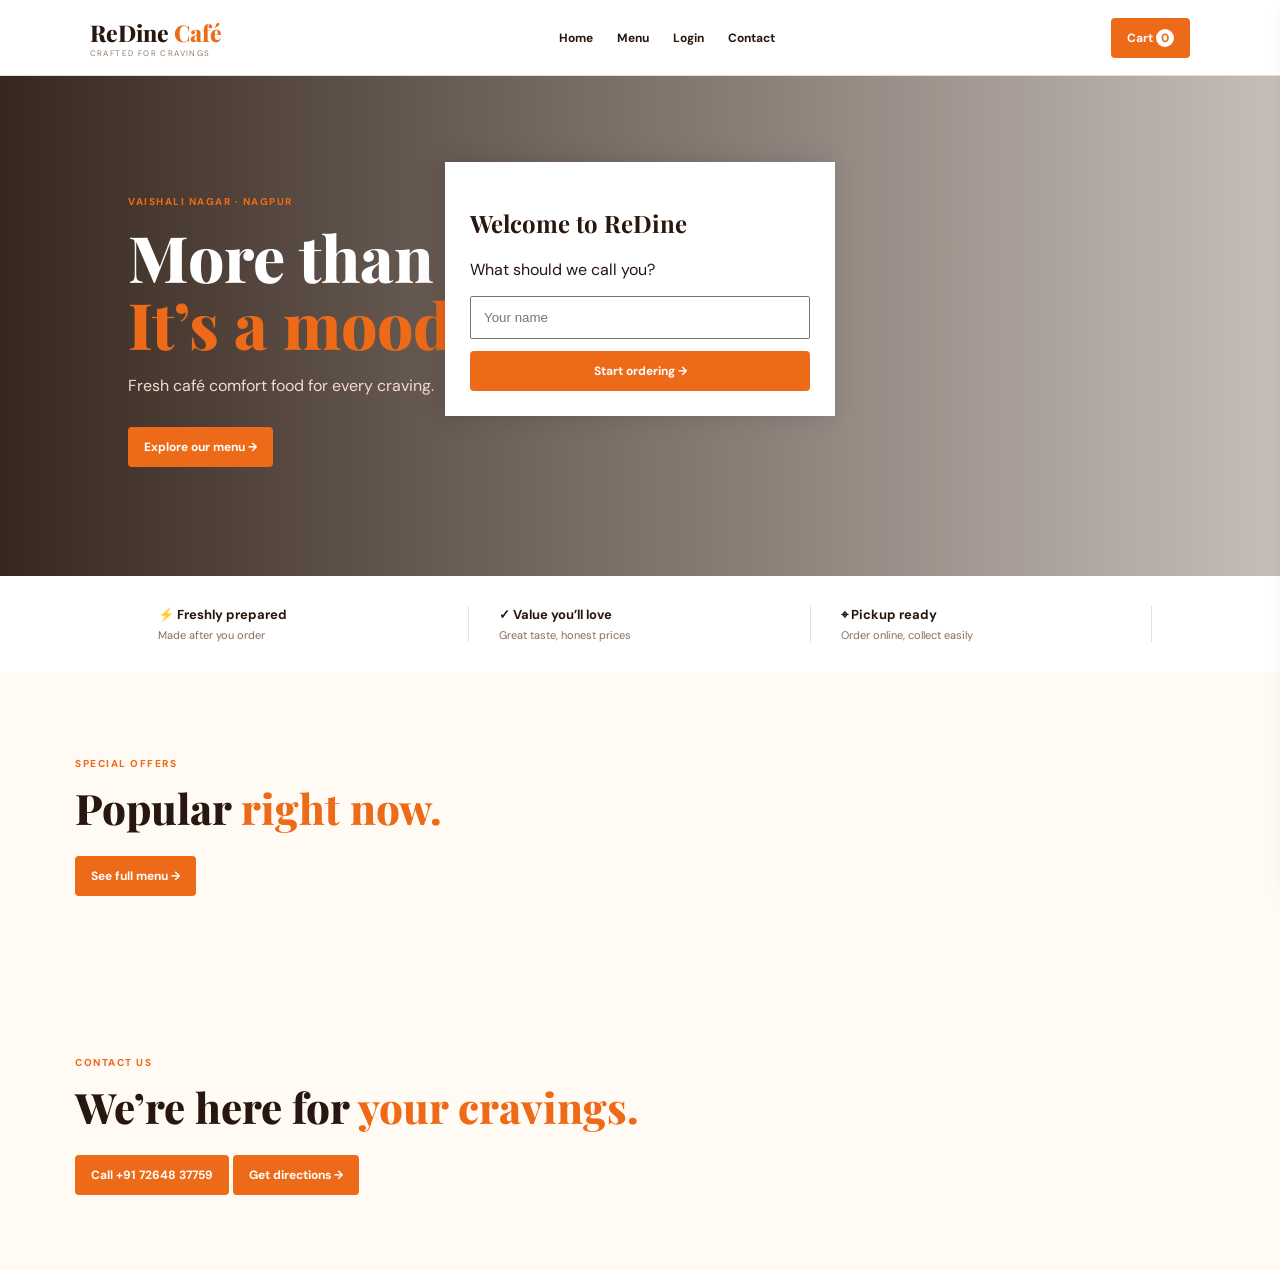
<file: index.html>
<!doctype html><html><head><meta charset="utf-8"><meta name="viewport" content="width=device-width,initial-scale=1"><title>ReDine Café</title><link href="https://fonts.googleapis.com/css2?family=DM+Sans:wght@400;600;700&family=Playfair+Display:wght@700;800&display=swap" rel="stylesheet"><link rel="stylesheet" href="style.css"></head><body><header><a class="logo" href="/">ReDine <i>Café</i><small>CRAFTED FOR CRAVINGS</small></a><nav><a href="/">Home</a><a href="/menu.html">Menu</a><a href="/login.html">Login</a><a href="#contact">Contact</a></nav><button data-open-cart class="cartbtn">Cart <b data-cart-count>0</b></button></header><main class="landing"><section class="hero"><div><p>VAISHALI NAGAR · NAGPUR</p><h1>More than a meal.<br><i>It’s a mood.</i></h1><span data-greeting>Fresh café comfort food for every craving.</span><a href="/menu.html" class="orange">Explore our menu →</a></div></section><section class="why"><div><b>⚡ Freshly prepared</b><small>Made after you order</small></div><div><b>✓ Value you’ll love</b><small>Great taste, honest prices</small></div><div><b>⌖ Pickup ready</b><small>Order online, collect easily</small></div></section><section class="featured"><p>SPECIAL OFFERS</p><h2>Popular <i>right now.</i></h2><a class="orange" href="/menu.html">See full menu →</a></section><section id="contact" class="featured"><p>CONTACT US</p><h2>We’re here for <i>your cravings.</i></h2><a class="orange" href="tel:7264837759">Call +91 72648 37759</a> <a class="orange" target="_blank" href="https://maps.app.goo.gl/1SJSNZyhUKUmMULc9">Get directions →</a></section></main><aside class="drawer"><button data-close-cart>×</button><h2>Your cart</h2><div data-cart-items></div><b>Total: <span data-cart-total>₹0</span></b><a href="/checkout.html" class="orange">Proceed to checkout →</a></aside><div id="welcome" class="drawer show" style="left:50%;right:auto;top:18%;height:max-content;transform:translateX(-50%);width:min(390px,90vw);z-index:9"><h2>Welcome to ReDine</h2><p>What should we call you?</p><form id="welcomeForm"><input name="name" required placeholder="Your name" style="width:100%;padding:12px"><button class="orange" style="width:100%;margin-top:12px">Start ordering →</button></form></div><script src="app.js"></script><script src="home.js"></script><script>if(localStorage.getItem('redineCustomer'))document.querySelector('#welcome').remove()</script></body></html>
</file>
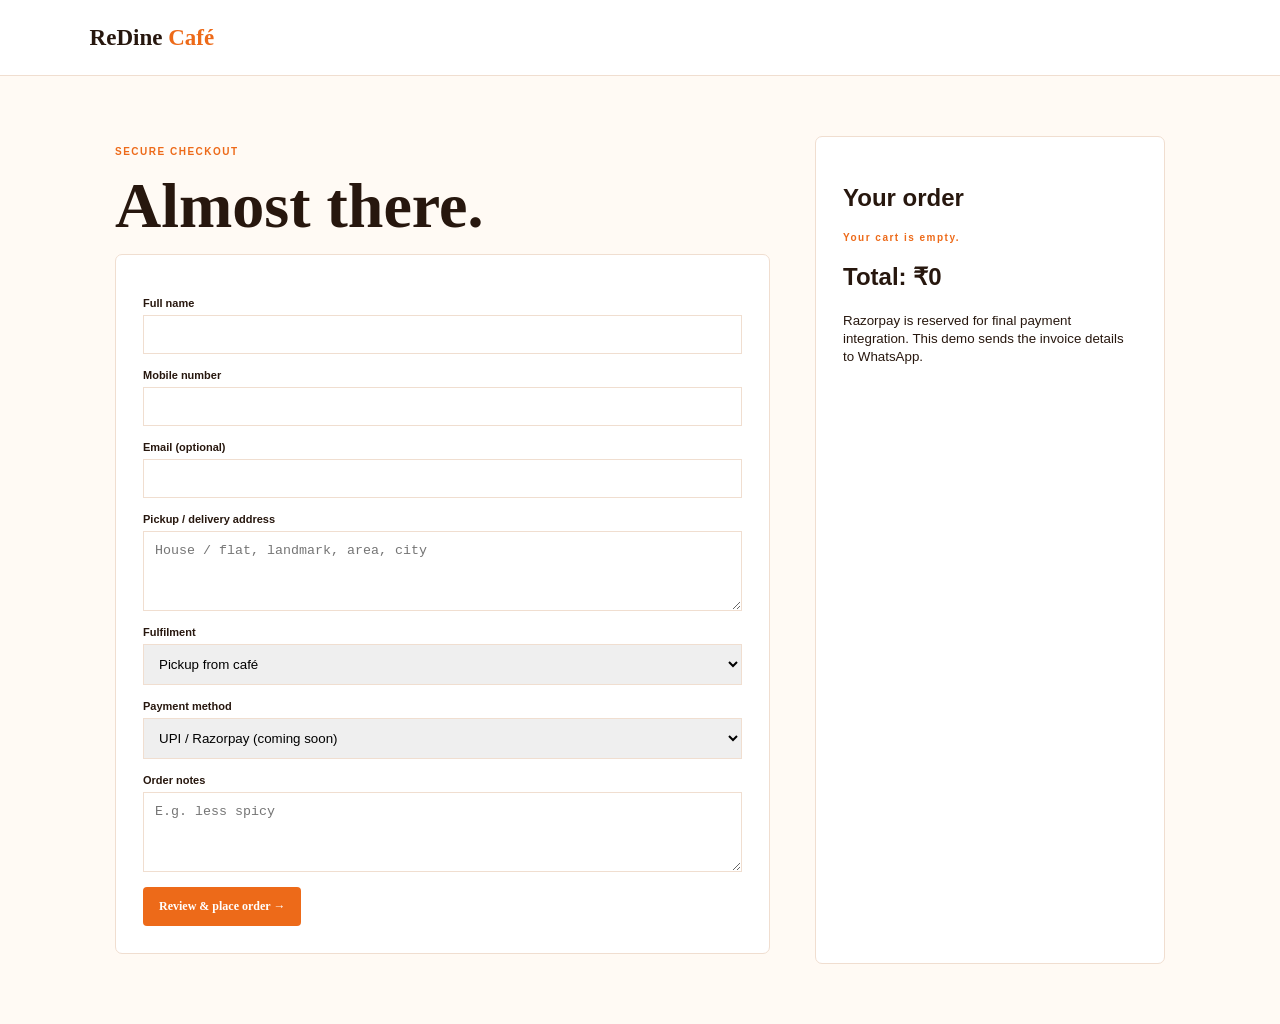
<file: checkout.html>
<!doctype html><html><head><meta charset="utf-8"><meta name="viewport" content="width=device-width,initial-scale=1"><title>Checkout | ReDine Café</title><link rel="stylesheet" href="style.css"></head><body><header><a class="logo" href="/">ReDine <i>Café</i></a></header><main class="checkout"><section><p>SECURE CHECKOUT</p><h1>Almost there.</h1><form id="checkoutForm"><label>Full name<input name="name" required></label><label>Mobile number<input name="phone" required type="tel"></label><label>Email (optional)<input name="email" type="email"></label><label>Pickup / delivery address<textarea name="address" required placeholder="House / flat, landmark, area, city"></textarea></label><label>Fulfilment<select name="fulfilment"><option>Pickup from café</option><option>Delivery (confirm by WhatsApp)</option></select></label><label>Payment method<select name="payment"><option>UPI / Razorpay (coming soon)</option><option>Cash at pickup</option></select></label><label>Order notes<textarea name="notes" placeholder="E.g. less spicy"></textarea></label><button class="orange" type="submit">Review & place order →</button></form><p id="orderMessage"></p></section><aside><h2>Your order</h2><div data-cart-items></div><h2>Total: <span data-cart-total>₹0</span></h2><small>Razorpay is reserved for final payment integration. This demo sends the invoice details to WhatsApp.</small></aside></main><script src="app.js"></script><script>document.querySelector('#checkoutForm').onsubmit=e=>{e.preventDefault();let f=new FormData(e.target),text='Customer: '+f.get('name')+'\nPhone: '+f.get('phone')+'\nAddress: '+f.get('address')+'\nPayment: '+f.get('payment');window.open('https://wa.me/917264837759?text='+encodeURIComponent(text),'_blank')}</script></body></html>
</file>
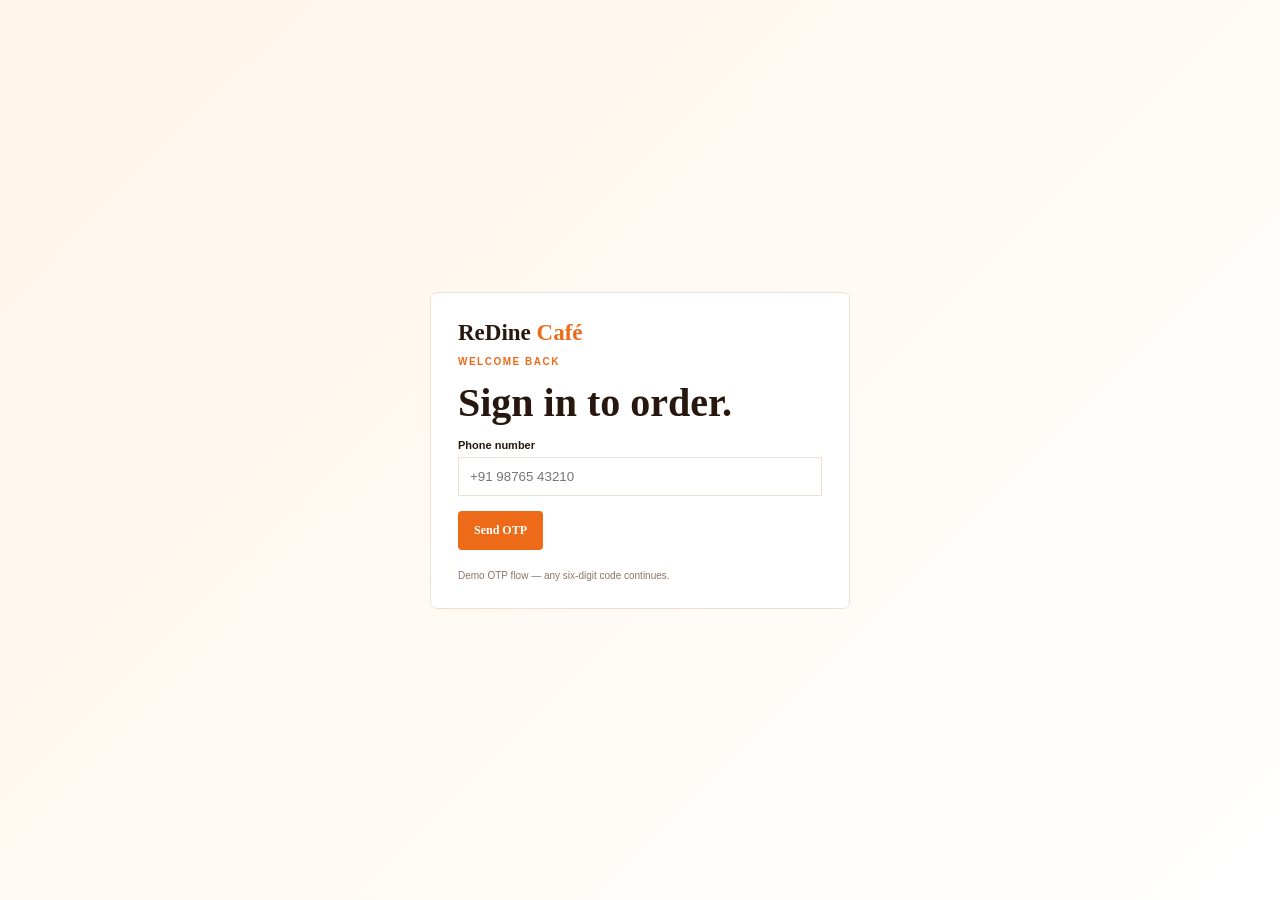
<file: login.html>
<!doctype html><html><head><meta charset="utf-8"><meta name="viewport" content="width=device-width,initial-scale=1"><title>Login</title><link rel="stylesheet" href="style.css"></head><body class="login"><main><a class="logo" href="/">ReDine <i>Café</i></a><p>WELCOME BACK</p><h1>Sign in to order.</h1><label>Phone number<input placeholder="+91 98765 43210"></label><button class="orange" onclick="otpbox.hidden=false">Send OTP</button><div id="otpbox" hidden><label>Enter 6-digit OTP<input placeholder="000000"></label><a href="/menu.html" class="orange">Verify & continue →</a></div><small>Demo OTP flow — any six-digit code continues.</small></main></body></html>
</file>
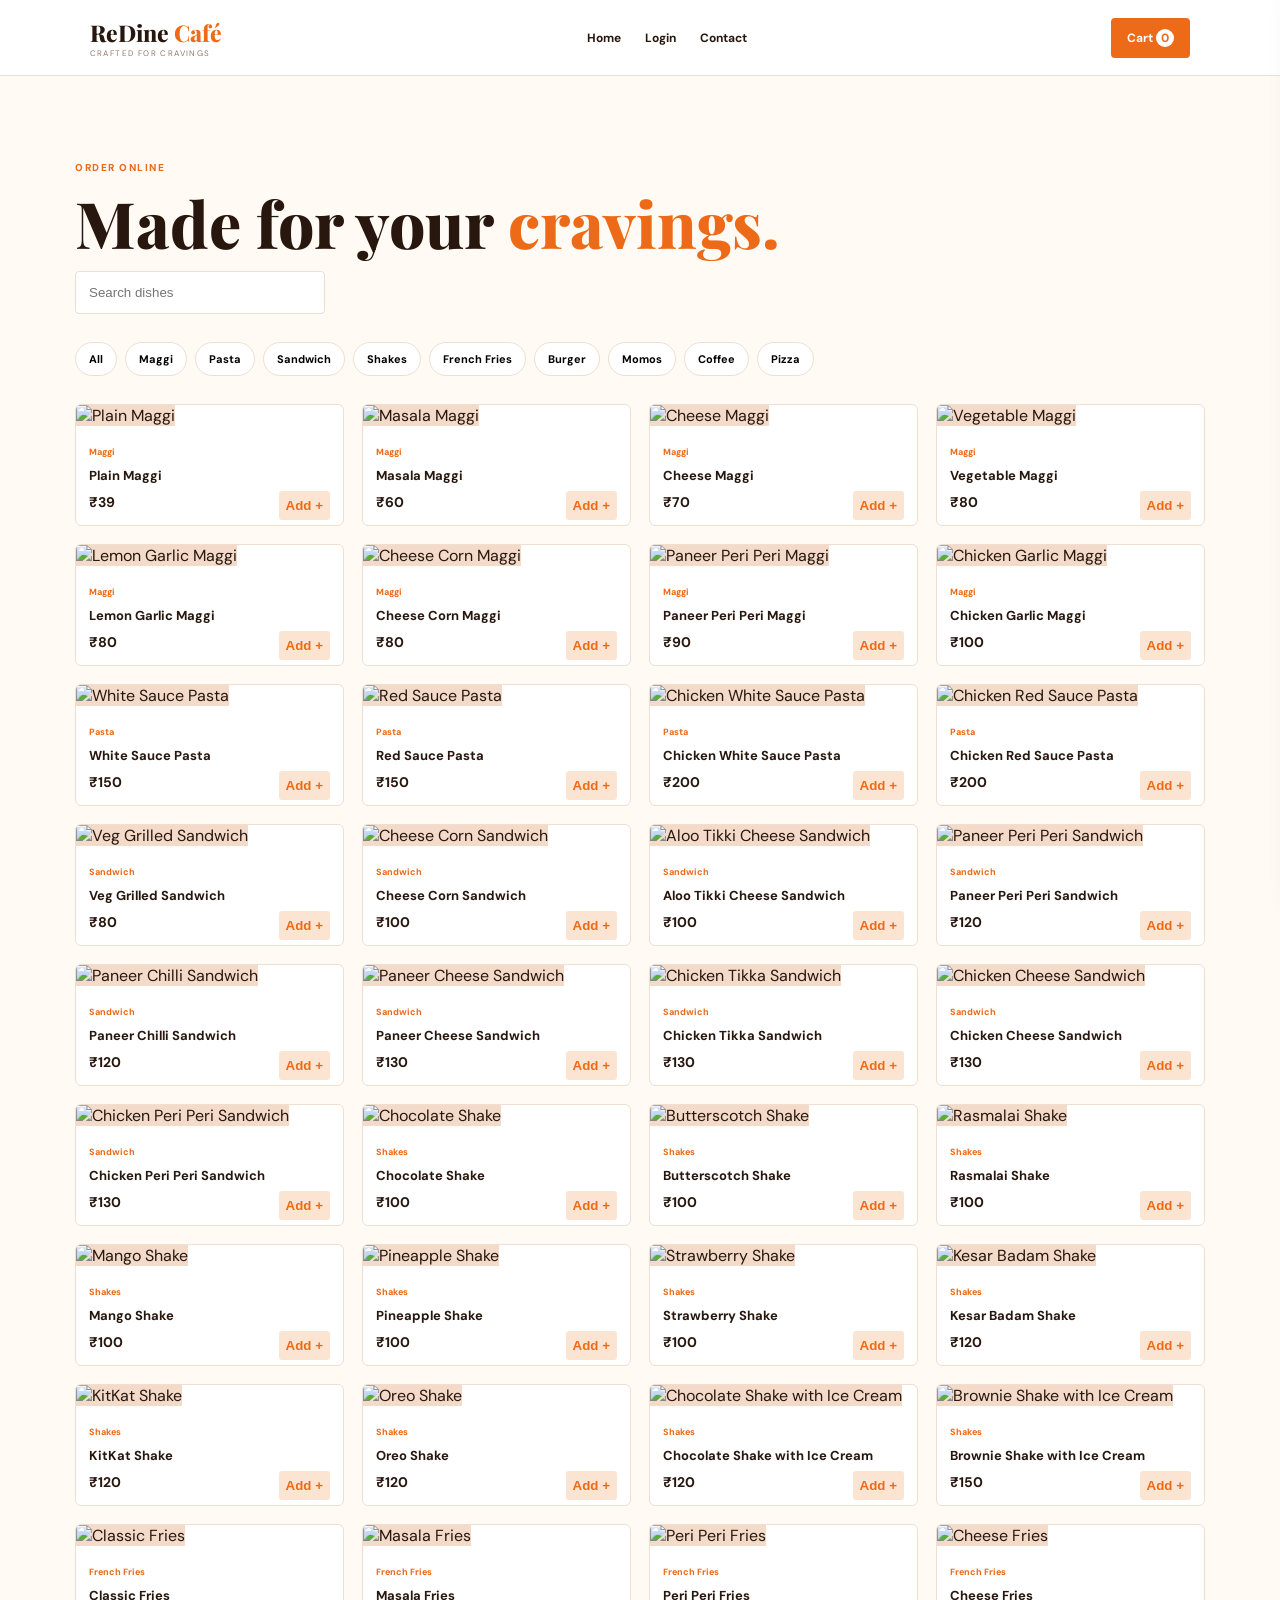
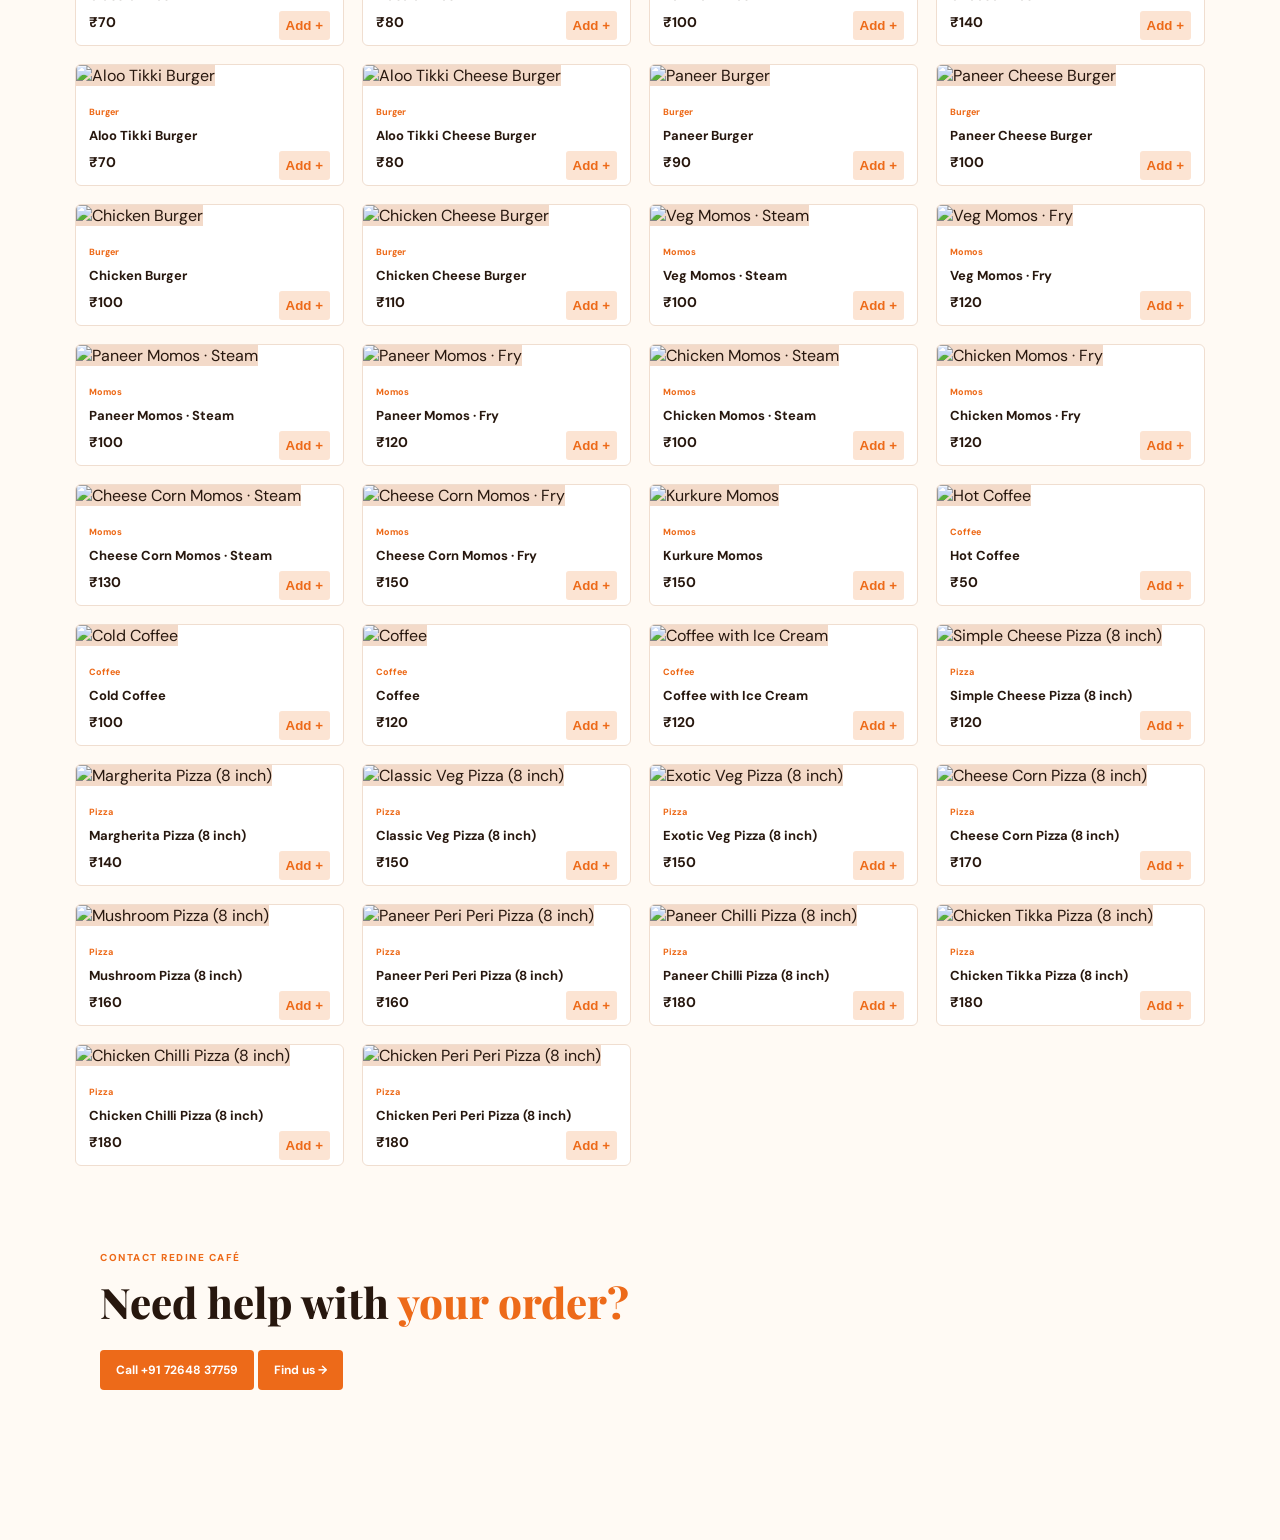
<file: menu.html>
<!doctype html><html><head><meta charset="utf-8"><meta name="viewport" content="width=device-width,initial-scale=1"><title>Menu | ReDine</title><link href="https://fonts.googleapis.com/css2?family=DM+Sans:wght@400;600;700&family=Playfair+Display:wght@700;800&display=swap" rel="stylesheet"><link rel="stylesheet" href="style.css"></head><body><header><a class="logo" href="/">ReDine <i>Café</i><small>CRAFTED FOR CRAVINGS</small></a><nav><a href="/">Home</a><a href="/login.html">Login</a><a href="#contact">Contact</a></nav><button data-open-cart class="cartbtn">Cart <b data-cart-count>0</b></button></header><main class="menuwrap"><p>ORDER ONLINE</p><h1>Made for your <i>cravings.</i></h1><input id="search" placeholder="Search dishes"><div id="categories" class="categories"></div><div id="products" class="products"></div><section id="contact" class="featured"><p>CONTACT REDINE CAFÉ</p><h2>Need help with <i>your order?</i></h2><a class="orange" href="tel:7264837759">Call +91 72648 37759</a> <a class="orange" href="https://maps.app.goo.gl/1SJSNZyhUKUmMULc9" target="_blank">Find us →</a></section></main><aside class="drawer"><button data-close-cart>×</button><h2>Your cart</h2><div data-cart-items></div><b>Total: <span data-cart-total>₹0</span></b><a href="/checkout.html" class="orange">Proceed to checkout →</a></aside><script src="app.js"></script><script src="final-images.js"></script></body></html>
</file>
<file: style.css>
:root{--o:#ed6a19;--d:#27170e;--bg:#fffaf4;--line:#f0ded0}*{box-sizing:border-box}body{margin:0;background:var(--bg);font-family:DM Sans,Arial;color:var(--d)}header{height:76px;background:#fff;display:flex;align-items:center;justify-content:space-between;padding:0 7%;border-bottom:1px solid var(--line)}.logo{font:800 23px 'Playfair Display';text-decoration:none;color:var(--d);position:relative}.logo i,h1 i,h2 i{color:var(--o);font-style:normal}.logo small{display:block;font:8px DM Sans;letter-spacing:1.4px;color:#957969}nav{display:flex;gap:24px}nav a{font-size:12px;font-weight:700;text-decoration:none;color:var(--d)}.cartbtn,.orange{border:0;background:var(--o);color:white;text-decoration:none;padding:12px 16px;border-radius:4px;font:700 12px DM Sans;display:inline-block}.cartbtn b{background:white;color:var(--o);padding:1px 5px;border-radius:99px}.hero{min-height:500px;background:linear-gradient(90deg,#27170eed,#27170e44),url('https://images.unsplash.com/photo-1515003197210-e0cd71810b5f?auto=format&fit=crop&w=1500&q=85') center/cover;display:flex;align-items:center;padding:8% 10%;color:#fff}.hero p,.featured>p,.menuwrap>p,.checkout p,.login p{color:var(--o);font-size:10px;font-weight:800;letter-spacing:1.5px}.hero h1,h1{font:800 clamp(40px,5vw,70px)/1.05 'Playfair Display';margin:15px 0}.hero span{display:block;max-width:420px;line-height:1.7;color:#f5dace;margin-bottom:28px}.why{display:grid;grid-template-columns:repeat(3,1fr);padding:30px 10%;background:white}.why div{border-right:1px solid var(--line);padding:0 30px}.why b,.why small{display:block}.why b{font-size:13px}.why small{font-size:11px;color:#856c5d;margin-top:5px}.featured,.menuwrap{max-width:1180px;margin:auto;padding:75px 25px}.featured h2{font:800 42px 'Playfair Display';margin:10px 0 20px}.drawer{position:fixed;right:-380px;top:0;width:360px;height:100vh;background:#fff;padding:25px;z-index:5;transition:.3s;box-shadow:-6px 0 24px #0002}.drawer.show{right:0}.drawer>button{border:0;background:none;font-size:28px;float:right}.drawer h2{font-family:'Playfair Display'}.drawer .orange{display:block;text-align:center;margin-top:18px}.cartline{display:flex;gap:10px;padding:12px 0;border-bottom:1px solid var(--line)}.cartline img{width:44px;height:44px;object-fit:cover;border-radius:5px}.cartline div{flex:1;font-size:11px}.cartline small{display:block;margin-top:5px}.cartline button{border:0;background:none;color:#c44;font-size:18px}.menuwrap>input{padding:13px;border:1px solid var(--line);width:250px;border-radius:4px}.categories{display:flex;gap:8px;overflow:auto;margin:28px 0}.categories button{border:1px solid var(--line);padding:9px 13px;background:#fff;border-radius:20px;white-space:nowrap;font:700 11px DM Sans}.products{display:grid;grid-template-columns:repeat(4,1fr);gap:18px}.food{background:white;border:1px solid var(--line);border-radius:6px;overflow:hidden}.food>img{width:100%;height:155px;object-fit:cover}.food>div{padding:13px}.food span{font-size:9px;color:var(--o);font-weight:800}.food h3{font-size:13px;margin:7px 0}.food b{font-size:14px}.food del{font-size:10px;color:#a49085}.food button{float:right;border:0;background:#fce4d3;color:var(--o);padding:7px;border-radius:3px;font-weight:800}.checkout{display:grid;grid-template-columns:1fr 350px;max-width:1050px;margin:60px auto;gap:45px}.checkout form,.checkout aside,.login main{background:white;padding:27px;border:1px solid var(--line);border-radius:7px}.checkout label,.login label{font-size:11px;font-weight:700;display:block;margin:15px 0}.checkout input,.checkout select,.checkout textarea,.login input{display:block;width:100%;padding:11px;border:1px solid var(--line);margin-top:6px}.checkout textarea{height:80px}.login{min-height:100vh;display:grid;place-items:center;background:linear-gradient(135deg,#fff4e9,#fff)}.login main{width:min(420px,90%)}.login h1{font-size:40px}.login small{display:block;color:#8b7568;margin-top:20px;font-size:10px}.admin{max-width:1280px;margin:55px auto;padding:0 25px}.admincard{background:#fff;padding:22px;border:1px solid var(--line);border-radius:7px}.admin table{width:100%;border-collapse:collapse;min-width:900px}.admin td,.admin th{padding:9px;border-bottom:1px solid var(--line);font-size:11px;text-align:left}.admin td img{width:42px;height:42px;object-fit:cover}.admin input{padding:8px;border:1px solid var(--line);width:100%}.admin button{border:0;padding:7px;color:#b33}.admin form{display:grid;grid-template-columns:repeat(5,1fr);gap:8px;margin-bottom:20px}.admin form input{padding:10px}@media(max-width:700px){nav{display:none}.products{grid-template-columns:repeat(2,1fr);gap:10px}.food>img{height:120px}.why{grid-template-columns:1fr;padding:20px}.why div{padding:12px;border:0}.checkout{grid-template-columns:1fr;margin:25px 18px}.checkout aside{grid-row:1}.admin form{grid-template-columns:1fr 1fr}.hero{min-height:460px}.drawer{width:92vw}}
</file>
